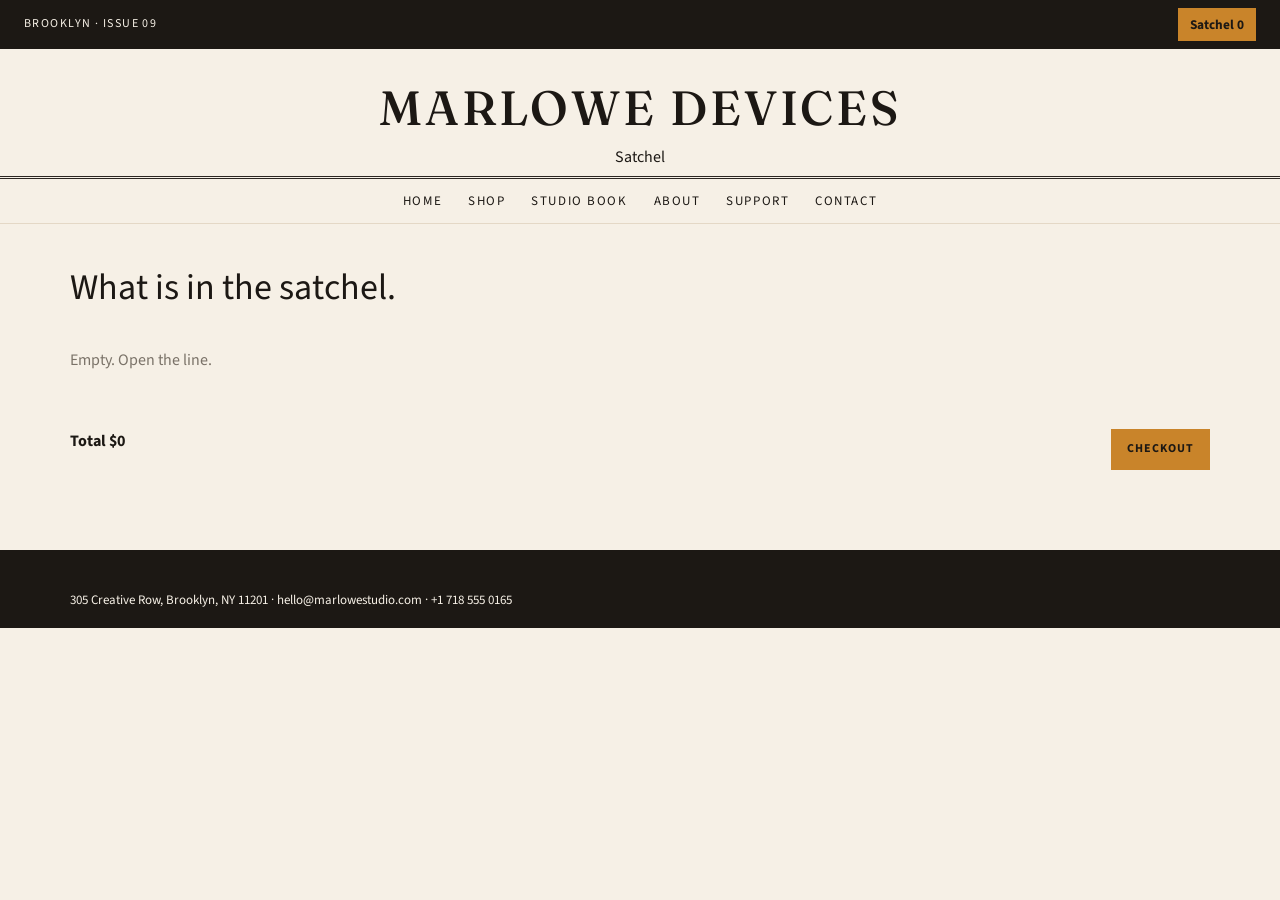
<file: marlowe/cart.html>
<!DOCTYPE html>
<html lang="en">
<head>
  <meta charset="UTF-8">
  <meta name="viewport" content="width=device-width, initial-scale=1.0">
  <title>Satchel — Marlowe</title>
  <link rel="stylesheet" href="css/style.css">
</head>
<body>
  <div class="mast"><span>Brooklyn · Issue 09</span><button data-bag>Satchel <span data-count>0</span></button></div>
  <header class="issue">
    <h1>MARLOWE DEVICES</h1>
    <p>Satchel</p>
    <button class="ham" id="ham">☰</button>
  </header>
  <nav class="issue-nav" id="nav">
    <a href="index.html">Home</a>
    <a href="shop.html">Shop</a>
    <a href="product.html">Studio Book</a>
    <a href="about.html">About</a>
    <a href="support.html">Support</a>
    <a href="contact.html">Contact</a>
  </nav>
  <div class="frame bag-list">
    <h2 style="font-size:36px;font-weight:400">What is in the satchel.</h2>
    <div id="list"></div>
    <div style="margin-top:24px;display:flex;justify-content:space-between;flex-wrap:wrap;gap:12px">
      <strong id="tot"></strong>
      <a class="amber" href="checkout.html">Checkout</a>
    </div>
  </div>
  <footer class="mw"><div class="frame"><p>305 Creative Row, Brooklyn, NY 11201 · hello@marlowestudio.com · +1 718 555 0165</p></div></footer>
  <div class="shade" id="shade"></div>
  <aside class="drawer" id="drawer">
    <div class="dh sans"><strong>Satchel</strong><button class="linebtn" id="dclose">Close</button></div>
    <div class="db" id="db"></div>
    <div class="df sans"><span id="dt">$0</span><a class="amber" href="cart.html">Review</a></div>
  </aside>
  <script src="js/app.js"></script>
  <script>
    window.renderCart=function(){
      const list=document.getElementById("list"); const c=MW.load();
      document.getElementById("tot").textContent="Total "+MW.money(MW.total());
      if(!c.length){list.innerHTML="<p style='color:var(--mute);padding:32px 0'>Empty. <a href='shop.html'>Open the line</a>.</p>";return;}
      list.innerHTML=c.map(i=>`<div class="row"><img src="${i.img}" alt=""><div><h3 style="font-weight:400">${i.name}</h3><p class="sans">${i.config}</p>
        <button class="linebtn" data-q="${i.key}" data-d="-1">−</button> ${i.qty} <button class="linebtn" data-q="${i.key}" data-d="1">+</button></div>
        <div>${MW.money(i.price*i.qty)}<br><button class="linebtn" data-rm="${i.key}">Remove</button></div></div>`).join("");
      list.querySelectorAll("[data-rm]").forEach(b=>b.onclick=()=>MW.remove(b.dataset.rm));
      list.querySelectorAll("[data-q]").forEach(b=>b.onclick=()=>{const it=MW.load().find(x=>x.key===b.dataset.q);MW.updateQty(b.dataset.q,it.qty+Number(b.dataset.d));});
    };
    document.addEventListener("DOMContentLoaded",()=>window.renderCart());
  </script>
  <script src="https://cdn.zanderio.ai/widget/loader.js" data-id="wdg_LWJl1wrJzMMq6QCDhFwU3sx0" defer></script>
</body>
</html>
</file>
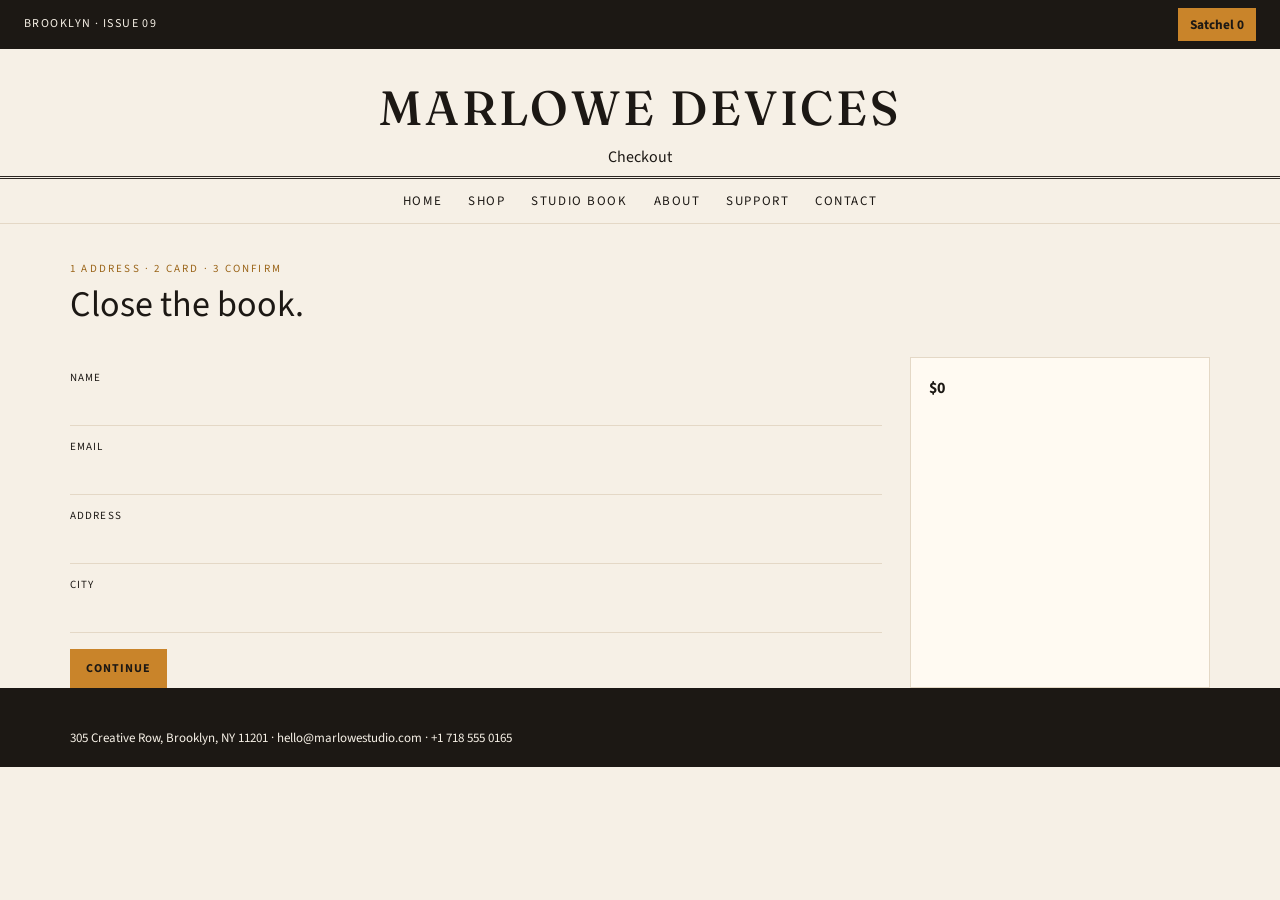
<file: marlowe/checkout.html>
<!DOCTYPE html>
<html lang="en">
<head>
  <meta charset="UTF-8">
  <meta name="viewport" content="width=device-width, initial-scale=1.0">
  <title>Checkout — Marlowe</title>
  <link rel="stylesheet" href="css/style.css">
</head>
<body>
  <div class="mast"><span>Brooklyn · Issue 09</span><button data-bag>Satchel <span data-count>0</span></button></div>
  <header class="issue">
    <h1>MARLOWE DEVICES</h1>
    <p>Checkout</p>
    <button class="ham" id="ham">☰</button>
  </header>
  <nav class="issue-nav" id="nav">
    <a href="index.html">Home</a>
    <a href="shop.html">Shop</a>
    <a href="product.html">Studio Book</a>
    <a href="about.html">About</a>
    <a href="support.html">Support</a>
    <a href="contact.html">Contact</a>
  </nav>
  <div class="frame" style="padding-top:36px">
    <div class="eyebrow">1 Address · 2 Card · 3 Confirm</div>
    <h2 style="font-size:36px;font-weight:400;margin-bottom:24px">Close the book.</h2>
  </div>
  <div class="frame chk">
    <form id="f">
      <div id="a">
        <label>Name</label><input required>
        <label>Email</label><input type="email" required>
        <label>Address</label><input required>
        <label>City</label><input required>
        <button type="button" class="amber" style="margin-top:16px" id="n1">Continue</button>
      </div>
      <div id="b" hidden>
        <label>Name on card</label><input required>
        <label>Number</label><input required>
        <label>Expiry</label><input required>
        <label>CVC</label><input required>
        <button type="button" class="linebtn" id="b1">Back</button>
        <button type="button" class="amber" id="n2">Review</button>
      </div>
      <div id="c" hidden>
        <p>Ships from Creative Row in 3–7 days. Complimentary in the US.</p>
        <button type="button" class="linebtn" id="b2">Back</button>
        <button class="amber" type="submit">Place order</button>
      </div>
    </form>
    <aside class="side sans" id="side"></aside>
  </div>
  <footer class="mw"><div class="frame"><p>305 Creative Row, Brooklyn, NY 11201 · hello@marlowestudio.com · +1 718 555 0165</p></div></footer>
  <div class="shade" id="shade"></div>
  <aside class="drawer" id="drawer">
    <div class="dh sans"><strong>Satchel</strong><button class="linebtn" id="dclose">Close</button></div>
    <div class="db" id="db"></div>
    <div class="df sans"><span id="dt">$0</span><a class="amber" href="cart.html">Review</a></div>
  </aside>
  <script src="js/app.js"></script>
  <script>
    document.getElementById("side").innerHTML=MW.load().map(i=>`<p>${i.name} × ${i.qty} — ${MW.money(i.price*i.qty)}</p>`).join("")+`<p><strong>${MW.money(MW.total())}</strong></p>`;
    const A=document.getElementById("a"),B=document.getElementById("b"),C=document.getElementById("c");
    document.getElementById("n1").onclick=()=>{A.hidden=true;B.hidden=false;};
    document.getElementById("n2").onclick=()=>{B.hidden=true;C.hidden=false;};
    document.getElementById("b1").onclick=()=>{B.hidden=true;A.hidden=false;};
    document.getElementById("b2").onclick=()=>{C.hidden=true;B.hidden=false;};
    document.getElementById("f").onsubmit=e=>{
      e.preventDefault();
      if(!MW.load().length){location.href="shop.html";return;}
      sessionStorage.setItem("marlowe_order",JSON.stringify({id:"MW-"+Math.random().toString(36).slice(2,7).toUpperCase(),total:MW.total(),items:MW.load()}));
      MW.clear(); location.href="confirm.html";
    };
  </script>
  <script src="https://cdn.zanderio.ai/widget/loader.js" data-id="wdg_LWJl1wrJzMMq6QCDhFwU3sx0" defer></script>
</body>
</html>
</file>
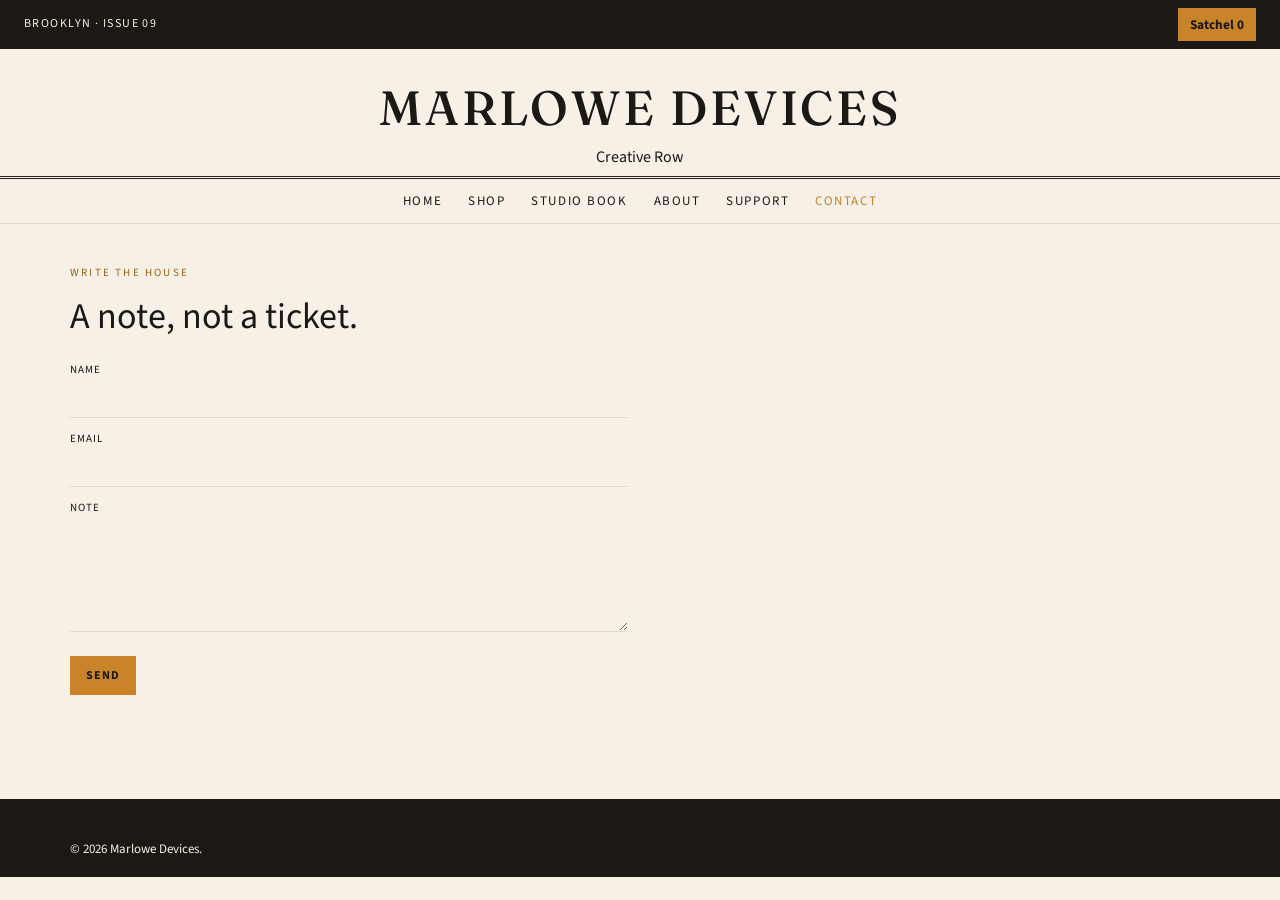
<file: marlowe/contact.html>
<!DOCTYPE html>
<html lang="en">
<head>
  <meta charset="UTF-8">
  <meta name="viewport" content="width=device-width, initial-scale=1.0">
  <title>Row — Marlowe</title>
  <link rel="stylesheet" href="css/style.css">
</head>
<body>
  <div class="mast"><span>Brooklyn · Issue 09</span><button data-bag>Satchel <span data-count>0</span></button></div>
  <header class="issue">
    <h1>MARLOWE DEVICES</h1>
    <p>Creative Row</p>
    <button class="ham" id="ham">☰</button>
  </header>
  <nav class="issue-nav" id="nav">
    <a href="index.html">Home</a>
    <a href="shop.html">Shop</a>
    <a href="product.html">Studio Book</a>
    <a href="about.html">About</a>
    <a href="support.html">Support</a>
    <a class="now" href="contact.html">Contact</a>
  </nav>
  <div class="frame ct" style="padding-top:40px">
    <form id="cf">
      <div class="eyebrow">Write the house</div>
      <h2 style="font-size:36px;font-weight:400;margin:8px 0 16px">A note, not a ticket.</h2>
      <label>Name</label><input required>
      <label>Email</label><input type="email" required>
      <label>Note</label><textarea required rows="5"></textarea>
      <button class="amber" style="margin-top:16px">Send</button>
      <p class="toast" id="ok"></p>
    </form>
    <div class="bk">
      <div>
        <strong>Marlowe Devices</strong>
        <p>305 Creative Row<br>Brooklyn, NY 11201, USA</p>
        <p>hello@marlowestudio.com<br>+1 718 555 0165</p>
      </div>
    </div>
  </div>
  <footer class="mw"><div class="frame"><p>© 2026 Marlowe Devices.</p></div></footer>
  <div class="shade" id="shade"></div>
  <aside class="drawer" id="drawer">
    <div class="dh sans"><strong>Satchel</strong><button class="linebtn" id="dclose">Close</button></div>
    <div class="db" id="db"></div>
    <div class="df sans"><span id="dt">$0</span><a class="amber" href="cart.html">Review</a></div>
  </aside>
  <script src="js/app.js"></script>
  <script>document.getElementById("cf").onsubmit=e=>{e.preventDefault();document.getElementById("ok").textContent="Received. The row replies within a day.";e.target.reset();};</script>
  <script src="https://cdn.zanderio.ai/widget/loader.js" data-id="wdg_LWJl1wrJzMMq6QCDhFwU3sx0" defer></script>
</body>
</html>
</file>
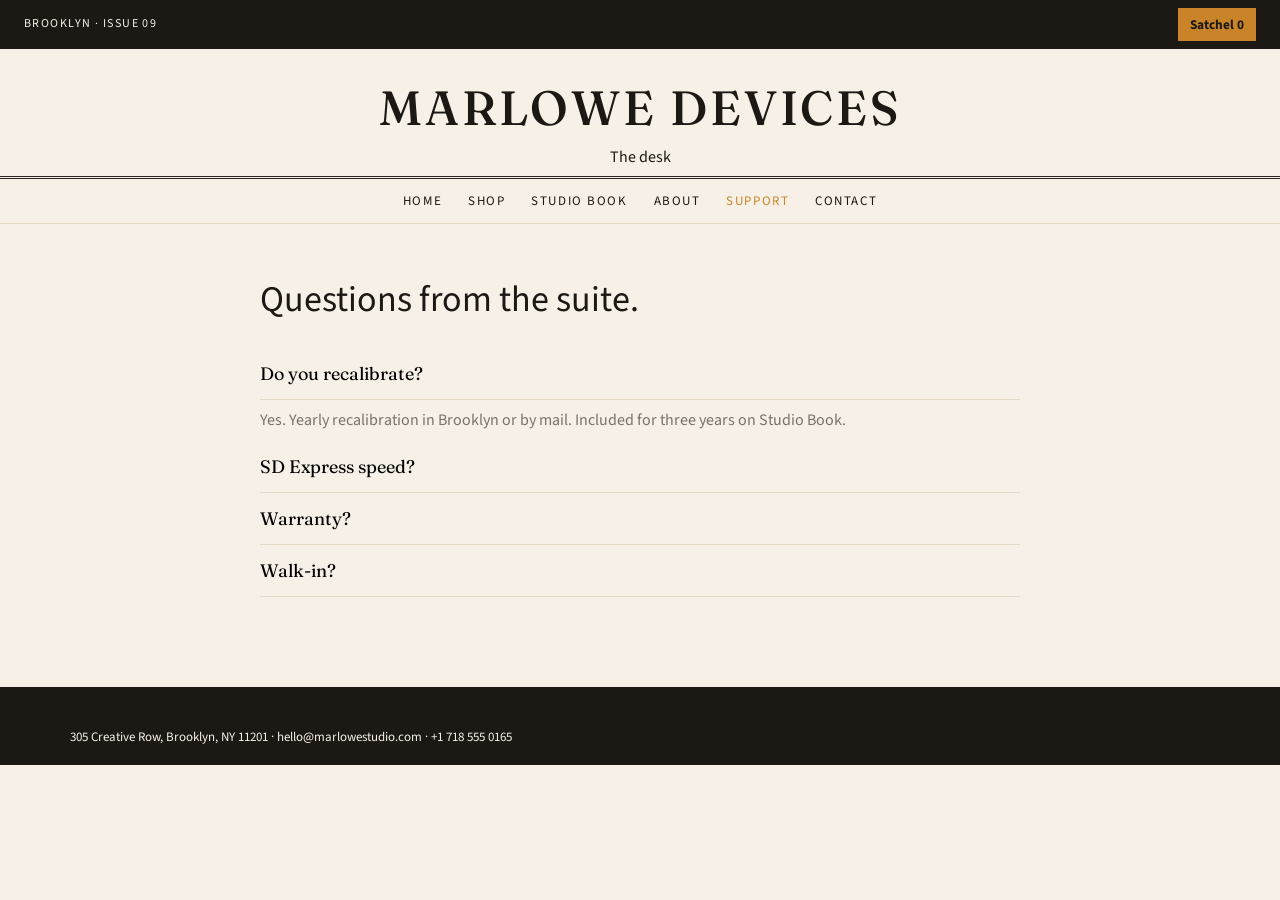
<file: marlowe/support.html>
<!DOCTYPE html>
<html lang="en">
<head>
  <meta charset="UTF-8">
  <meta name="viewport" content="width=device-width, initial-scale=1.0">
  <title>Desk — Marlowe</title>
  <link rel="stylesheet" href="css/style.css">
</head>
<body>
  <div class="mast"><span>Brooklyn · Issue 09</span><button data-bag>Satchel <span data-count>0</span></button></div>
  <header class="issue">
    <h1>MARLOWE DEVICES</h1>
    <p>The desk</p>
    <button class="ham" id="ham">☰</button>
  </header>
  <nav class="issue-nav" id="nav">
    <a href="index.html">Home</a>
    <a href="shop.html">Shop</a>
    <a href="product.html">Studio Book</a>
    <a href="about.html">About</a>
    <a class="now" href="support.html">Support</a>
    <a href="contact.html">Contact</a>
  </nav>
  <div class="frame" style="padding:48px 0 90px;max-width:760px">
    <h2 style="font-size:36px;font-weight:400;margin-bottom:20px">Questions from the suite.</h2>
    <div class="faq">
      <div class="open"><button>Do you recalibrate?</button><div class="a">Yes. Yearly recalibration in Brooklyn or by mail. Included for three years on Studio Book.</div></div>
      <div><button>SD Express speed?</button><div class="a">UHS-II and SD Express. Dump a 256GB card while the timeline plays.</div></div>
      <div><button>Warranty?</button><div class="a">Three years. Accidental is optional. We repair panels; we do not shrug.</div></div>
      <div><button>Walk-in?</button><div class="a">Creative Row, weekdays 11–19. Bring the machine and a still you trust.</div></div>
    </div>
  </div>
  <footer class="mw"><div class="frame"><p>305 Creative Row, Brooklyn, NY 11201 · hello@marlowestudio.com · +1 718 555 0165</p></div></footer>
  <div class="shade" id="shade"></div>
  <aside class="drawer" id="drawer">
    <div class="dh sans"><strong>Satchel</strong><button class="linebtn" id="dclose">Close</button></div>
    <div class="db" id="db"></div>
    <div class="df sans"><span id="dt">$0</span><a class="amber" href="cart.html">Review</a></div>
  </aside>
  <script src="js/app.js"></script>
  <script>document.querySelectorAll(".faq > div > button").forEach(b=>b.onclick=()=>b.parentElement.classList.toggle("open"));</script>
  <script src="https://cdn.zanderio.ai/widget/loader.js" data-id="wdg_LWJl1wrJzMMq6QCDhFwU3sx0" defer></script>
</body>
</html>
</file>
<file: marlowe/css/style.css>
@import url("https://fonts.googleapis.com/css2?family=Fraunces:opsz,wght@9..144,500;9..144,600&family=Source+Sans+3:wght@400;600;700&display=swap");
:root { --char:#2b2622; --ink:#1c1814; --cream:#f6f0e6; --paper:#fffaf2; --amber:#c9842a; --mute:#7a7268; --line:#e4d8c6; }
* { box-sizing:border-box; margin:0; padding:0; }
html { scroll-behavior:smooth; }
body { background:var(--cream); color:var(--ink); font-family:"Source Sans 3",system-ui,sans-serif; line-height:1.55; }
img { max-width:100%; display:block; height:auto; background:#e8dcc8; }
a { color:inherit; text-decoration:none; }
button,input,textarea { font-family:inherit; }
.frame { width:min(1140px, calc(100% - 40px)); margin:0 auto; }
.mast { background:var(--ink); color:var(--cream); padding:8px 24px; display:flex; justify-content:space-between; align-items:center; font-size:12px; letter-spacing:.12em; text-transform:uppercase; }
.mast button { background:var(--amber); color:var(--ink); border:0; padding:7px 12px; cursor:pointer; font-weight:700; }
.issue { text-align:center; padding:22px 16px 6px; border-bottom:3px double var(--char); position:relative; }
.issue h1 { font-family:Fraunces,serif; font-size:clamp(28px,5vw,48px); font-weight:500; letter-spacing:.06em; }
nav.issue-nav { display:flex; justify-content:center; gap:26px; padding:12px; font-size:13px; letter-spacing:.12em; text-transform:uppercase; border-bottom:1px solid var(--line); }
nav.issue-nav a.now, nav.issue-nav a:hover { color:var(--amber); }
.ham { display:none; background:none; border:0; font-size:20px; cursor:pointer; }
.amber { display:inline-block; background:var(--amber); color:var(--ink); padding:11px 16px; border:0; cursor:pointer; font-weight:700; letter-spacing:.08em; text-transform:uppercase; font-size:12px; }
.linebtn { display:inline-block; border-bottom:1px solid var(--ink); padding-bottom:2px; font-size:13px; letter-spacing:.08em; text-transform:uppercase; cursor:pointer; background:none; border-top:0; border-left:0; border-right:0; }

.spread { display:grid; grid-template-columns:1.25fr .75fr; min-height:78vh; }
.spread img { width:100%; height:78vh; object-fit:cover; min-height:420px; }
.spread-copy { padding:48px 36px; display:flex; flex-direction:column; justify-content:center; background:var(--paper); }
.eyebrow { font-size:11px; letter-spacing:.2em; text-transform:uppercase; color:#9a6418; }
.spread-copy h2 { font-family:Fraunces,serif; font-size:clamp(32px,4vw,48px); font-weight:500; margin:12px 0 14px; }
.sec { padding:72px 0; }
.sec h2 { font-family:Fraunces,serif; font-size:36px; font-weight:500; }
.tl-track { display:grid; grid-template-columns:repeat(8,1fr); gap:4px; margin-top:18px; align-items:end; }
.clip { height:72px; background:var(--char); }
.clip:nth-child(odd) { background:var(--amber); height:48px; }
.clip:nth-child(3n) { background:#8a6a3a; height:96px; }
.columns-3 { display:grid; grid-template-columns:repeat(3,1fr); gap:18px; }
.mag-card { background:var(--paper); border:1px solid var(--line); }
.mag-card img { width:100%; height:220px; object-fit:cover; }
.mag-card div { padding:16px; }
.color-demo { display:grid; grid-template-columns:repeat(5,1fr); height:56px; margin:20px 0; }
.quote { font-family:Fraunces,serif; font-size:26px; padding:20px 0; border-bottom:1px solid var(--line); }
.acc { display:grid; grid-template-columns:repeat(4,1fr); gap:12px; }
.acc img { height:150px; width:100%; object-fit:cover; }
footer.mw { background:var(--ink); color:var(--cream); padding:40px 0 18px; font-size:13px; }
.f3 { display:grid; grid-template-columns:1.4fr 1fr 1fr; gap:24px; margin-bottom:16px; }
footer.mw a { display:block; margin-bottom:6px; color:#d9cbb8; }
.catalog .cat-item { display:grid; grid-template-columns:80px 1.2fr .8fr; gap:20px; padding:28px 0; border-bottom:1px solid var(--line); align-items:center; }
.cat-item .idx { font-family:Fraunces,serif; font-size:36px; color:var(--amber); }
.cat-item img { width:100%; height:200px; object-fit:cover; }
.pdp-mw { display:grid; grid-template-columns:.95fr 1.05fr; }
.pdp-mw img.hero { width:100%; height:62vh; object-fit:cover; min-height:340px; }
.th { display:flex; gap:6px; padding:10px; }
.th img { width:72px; height:52px; object-fit:cover; cursor:pointer; opacity:.55; }
.th img.on { opacity:1; outline:2px solid var(--amber); }
.buybox { padding:40px 32px; }
.live { font-size:28px; color:#9a6418; margin:10px 0 18px; }
.chip { border:1px solid var(--line); background:var(--paper); padding:8px 12px; margin-right:6px; cursor:pointer; }
.chip.on { border-color:var(--amber); background:#f3e4c8; }
.row { display:grid; grid-template-columns:130px 1fr auto; gap:16px; padding:16px 0; border-bottom:1px solid var(--line); align-items:center; }
.row img { width:130px; height:90px; object-fit:cover; }
.chk { display:grid; grid-template-columns:1fr 300px; gap:28px; }
label { display:block; font-size:11px; letter-spacing:.1em; text-transform:uppercase; margin:12px 0 4px; }
input,textarea { width:100%; background:transparent; border:0; border-bottom:1px solid var(--line); padding:8px 0; }
.side { background:var(--paper); padding:18px; border:1px solid var(--line); }
.faq button { width:100%; text-align:left; background:none; border:0; border-bottom:1px solid var(--line); padding:14px 0; font-size:18px; cursor:pointer; font-family:Fraunces,serif; }
.faq .a { display:none; color:var(--mute); padding:8px 0; } .faq .open .a { display:block; }
.sp { width:100%; border-collapse:collapse; margin:24px 0; }
.sp td { padding:12px 0; border-bottom:1px solid var(--line); }
.catalog, .bag-list { padding:36px 0 80px; }
.ct { display:grid; grid-template-columns:1fr 1fr; gap:24px; padding:40px 0 80px; }
.bk { min-height:340px; background:url("https://images.unsplash.com/photo-1496442226666-8d4d0e62e6e9?auto=format&fit=crop&w=1400&q=80") center/cover; display:flex; align-items:end; padding:20px; color:var(--cream); }
.shade { position:fixed; inset:0; background:rgba(28,24,20,.4); opacity:0; pointer-events:none; z-index:80; } .shade.on { opacity:1; pointer-events:auto; }
.drawer { position:fixed; top:0; right:0; height:100%; width:min(400px,100%); background:var(--paper); z-index:81; transform:translateX(100%); transition:.3s; display:flex; flex-direction:column; }
.drawer.on { transform:none; }
.dh,.df { padding:14px 18px; border-bottom:1px solid var(--line); display:flex; justify-content:space-between; }
.df { border-bottom:0; border-top:1px solid var(--line); }
.db { flex:1; overflow:auto; padding:14px 18px; font-size:13px; }
.toast { color:#9a6418; min-height:16px; margin-top:8px; }
@media (max-width:900px) {
  nav.issue-nav { display:none; flex-direction:column; align-items:center; gap:10px; }
  nav.issue-nav.open { display:flex; }
  .ham { display:block; position:absolute; right:16px; top:18px; }
  .spread,.columns-3,.acc,.cat-item,.pdp-mw,.chk,.ct,.f3,.row { grid-template-columns:1fr; }
  .spread img,.pdp-mw img.hero { height:42vh; min-height:240px; }
}
</file>
